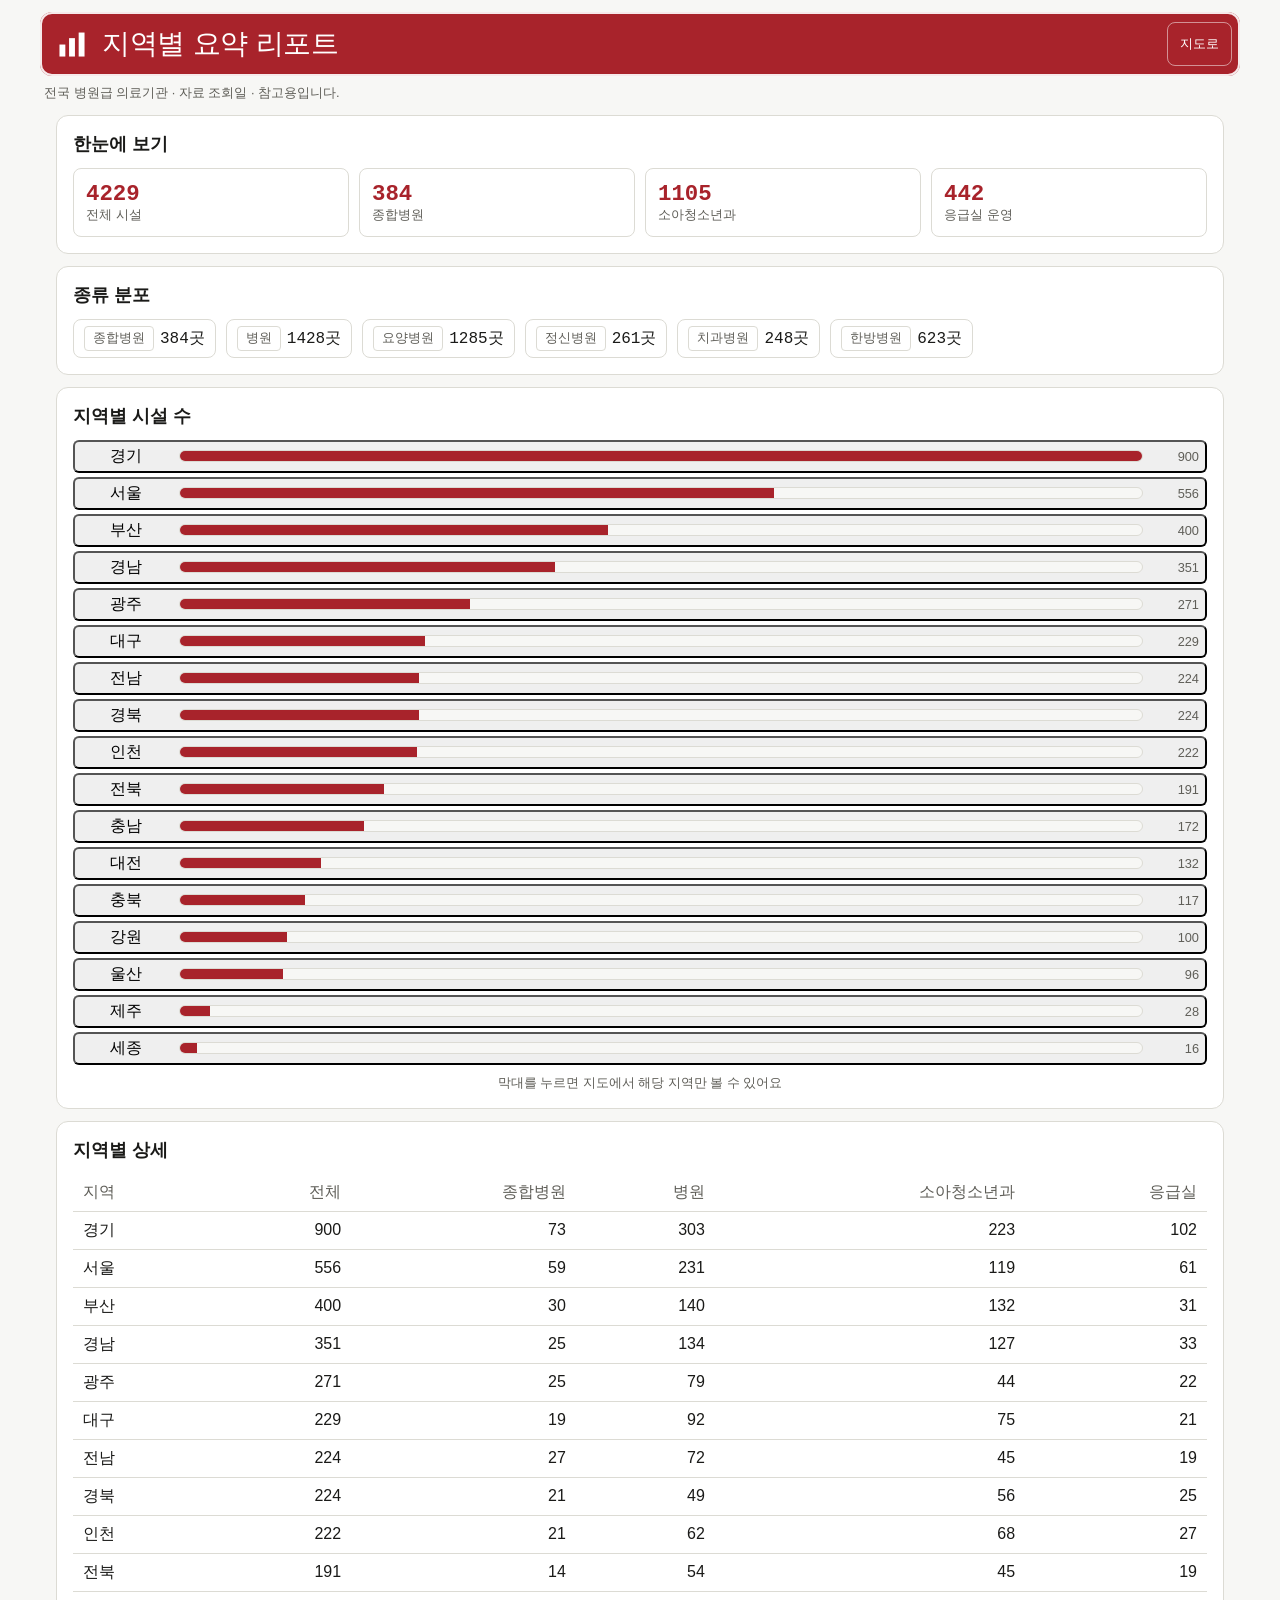
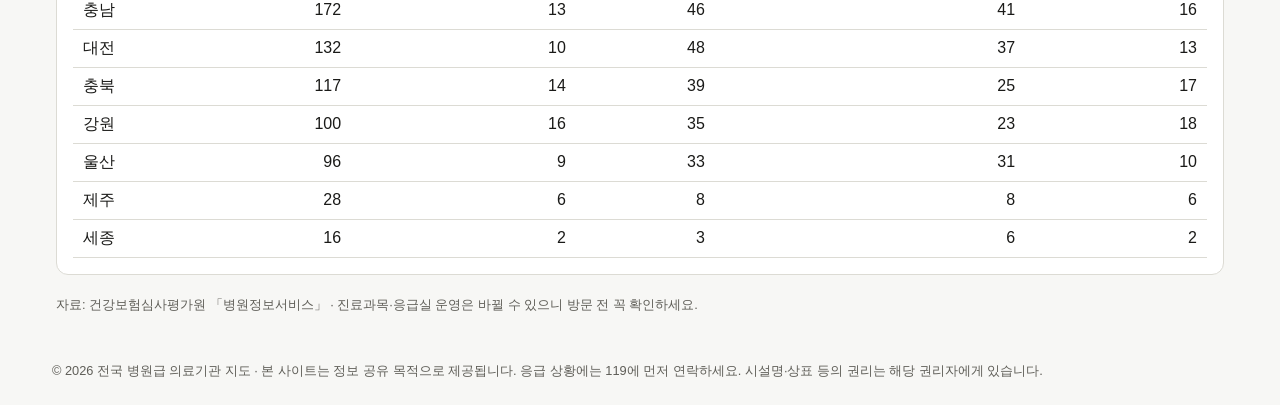
<file: report.html>
<!DOCTYPE html>
<html lang="ko">
<head>
<meta charset="UTF-8">
<meta name="viewport" content="width=device-width, initial-scale=1.0, viewport-fit=cover">
<meta http-equiv="Content-Security-Policy" content="default-src 'self'; script-src 'self'; style-src 'self' 'unsafe-inline' https://fonts.googleapis.com; font-src https://fonts.gstatic.com; img-src 'self' data:; connect-src 'self'; object-src 'none'; base-uri 'self'; form-action 'none'">
<title>지역별 요약 리포트</title>
<meta name="description" content="전국 병원급 이상 의료기관 지역별 현황 요약 리포트">
<meta name="theme-color" content="#A8232B">
<link rel="manifest" href="manifest.json">
<link rel="icon" type="image/png" sizes="512x512" href="assets/icons/app-icon-512.png">
<link rel="apple-touch-icon" sizes="180x180" href="assets/icons/app-icon-apple-180.png">
<meta name="apple-mobile-web-app-capable" content="yes">
<meta name="apple-mobile-web-app-status-bar-style" content="default">
<meta name="apple-mobile-web-app-title" content="병원 지도">
<link rel="stylesheet" href="assets/css/style.css">
</head>
<body>

<header class="app-header">
  <div class="header-inner">
    <svg class="sign-mark" viewBox="0 0 24 24" aria-hidden="true" focusable="false"><rect x="2.6" y="12.4" width="4.4" height="9"/><rect x="9.8" y="7.6" width="4.4" height="13.8"/><rect x="17" y="3.4" width="4.4" height="18"/></svg>
    <div class="sign-text">
      <h1 class="app-title">지역별 요약 리포트</h1>
    </div>
    <a class="report-btn" href="index.html">지도로</a>
  </div>
  <p class="app-notice">전국 병원급 의료기관 · 자료 조회일 <span id="surveyDate"></span> · 참고용입니다.</p>
</header>

<main class="container report-page">

  <!-- 핵심 지표 -->
  <section class="panel">
    <h2 class="report-section-title">한눈에 보기</h2>
    <div class="stat-tiles" id="statTiles"></div>
  </section>

  <!-- 종류 분포 -->
  <section class="panel">
    <h2 class="report-section-title">종류 분포</h2>
    <div class="status-chips" id="kindChips"></div>
  </section>

  <!-- 지역별 시설 수 -->
  <section class="panel">
    <h2 class="report-section-title">지역별 시설 수</h2>
    <div class="district-bars" id="regionBars"></div>
    <p class="dash-hint">막대를 누르면 지도에서 해당 지역만 볼 수 있어요</p>
  </section>

  <!-- 지역별 상세 표 -->
  <section class="panel">
    <h2 class="report-section-title">지역별 상세</h2>
    <div class="table-wrap">
      <table class="report-table" id="reportTable">
        <thead>
          <tr>
            <th>지역</th><th>전체</th><th>종합병원</th><th>병원</th><th>소아청소년과</th><th>응급실</th>
          </tr>
        </thead>
        <tbody></tbody>
      </table>
    </div>
  </section>

  <footer class="app-footer">
    <p>자료: 건강보험심사평가원 「병원정보서비스」 · 진료과목·응급실 운영은 바뀔 수 있으니 방문 전 꼭 확인하세요.</p>
  </footer>
</main>

<div class="site-notice" role="note">
  © 2026 전국 병원급 의료기관 지도 · 본 사이트는 정보 공유 목적으로 제공됩니다. 응급 상황에는 119에 먼저 연락하세요. 시설명·상표 등의 권리는 해당 권리자에게 있습니다.
</div>

<script src="assets/js/data.js"></script>
<script src="assets/js/report.js"></script>
</body>
</html>
</file>
<file: assets/css/style.css>
@import url('https://fonts.googleapis.com/css2?family=Do+Hyeon&family=IBM+Plex+Sans+KR:wght@400;500;600&family=JetBrains+Mono:wght@500;700&display=swap');

/* ============================================================
   공공 안내 표지 체계 — 다있맵(daitmap) 지도 PWA 공용
   면색 1개가 앱을 구분하고, 나머지는 전부 조용하게 둔다.
   그림자로 띄우지 않는다. 판은 면색과 1px 괘선으로 만든다.
   ============================================================ */

:root {
  /* 면색 — 앱마다 이 세 줄만 다르다.
     규칙 이탈 — 표지규칙상 병원은 청색이나 voucher_map 과 충돌해 응급의료 표식 색을 쓴다. */
  --sign: #A8232B;
  --sign-ink: #FFFFFF;
  --sign-wash: #F5E9EA;      /* 면색의 아주 옅은 톤 — hover/선택 바닥 */

  /* 중립 — 7개 앱 공통 */
  --bg: #F7F7F5;
  --panel: #FFFFFF;
  --ink: #1A1A18;
  --ink-muted: #5F5E58;
  --line: #DCDBD4;

  /* 정보를 나르는 색만 남긴다 */
  --free: #176B5B;
  --paid: #8A4B12;

  /* 지도 마커·범례 — 면색 계열에서 명도와 색상으로 갈라낸다.
     app.js 의 KIND_ORDER 순서와 1:1로 대응한다. 색값은 디자인 시스템이 소유한다. */
  --kind-1: #A8232B;   /* 종합병원 */
  --kind-2: #D98A6B;   /* 병원 */
  --kind-3: #5C7A8A;   /* 요양병원 */
  --kind-4: #7A5C8A;   /* 정신병원 */
  --kind-5: #3F7A6B;   /* 치과병원 */
  --kind-6: #8A7A3F;   /* 한방병원 */

  /* 1.250 (Major Third) — 이 여섯 단계 밖의 크기를 쓰지 않는다 */
  --fs-xxl: 2.19rem;
  --fs-xl:  1.75rem;
  --fs-l:   1.40rem;
  --fs-m:   1.12rem;
  --fs-base: 1rem;
  --fs-s:   0.80rem;

  --tap: 44px;               /* 최소 터치 타깃 */
  --radius-panel: 12px;
  --radius-card: 10px;

  accent-color: var(--sign);
  caret-color: var(--sign);
  scrollbar-color: var(--line) transparent;
  color-scheme: light;
}

* { margin: 0; padding: 0; box-sizing: border-box; }

body {
  font-family: 'IBM Plex Sans KR', -apple-system, BlinkMacSystemFont, 'Segoe UI', sans-serif;
  background: var(--bg);
  color: var(--ink);
  min-height: 100vh;
  -webkit-text-size-adjust: 100%;
}

/* 우리가 그리지 않은 브라우저 표면도 디자인에 포함된다 */
::selection { background: var(--sign); color: var(--sign-ink); }
::-webkit-scrollbar { width: 10px; height: 10px; }
::-webkit-scrollbar-thumb { background: var(--line); border-radius: 999px; }
::-webkit-scrollbar-track { background: transparent; }

:where(a, button, input, select, [tabindex]):focus-visible {
  outline: 2px solid var(--sign);
  outline-offset: 2px;
  border-radius: 4px;
}

/* 수치는 표지판의 거리 표기처럼 자리를 지킨다 */
.num {
  font-family: 'JetBrains Mono', ui-monospace, monospace;
  font-variant-numeric: tabular-nums;
  font-weight: 700;
}

/* ---------- 헤더: 표지판 ---------- */
.app-header {
  padding: max(12px, env(safe-area-inset-top)) 12px 0;
}

.header-inner {
  position: relative;
  max-width: 1200px;
  margin: 0 auto;
  display: flex;
  align-items: center;
  gap: 12px;
  min-height: 52px;
  padding: 8px 56px 8px 12px;   /* 우측은 링크복사 버튼 자리 */
  background: var(--sign);
  color: var(--sign-ink);
  border-radius: var(--radius-panel);
  box-shadow: inset 0 0 0 2px rgba(255, 255, 255, .9);
}

.sign-mark {
  flex: 0 0 auto;
  width: 26px;
  height: 26px;
  fill: currentColor;
}

.sign-text { flex: 1; min-width: 0; }

.app-title {
  font-family: 'Do Hyeon', 'IBM Plex Sans KR', sans-serif;
  font-size: var(--fs-l);
  font-weight: 400;
  line-height: 1.15;
  letter-spacing: -0.01em;
  color: var(--sign-ink);
  /* 표지판은 이름을 줄이지 않는다. 좁으면 어절 단위로 두 줄이 된다. */
  word-break: keep-all;
  text-wrap: balance;
}

.sign-count {
  flex: 0 0 auto;
  display: flex;
  align-items: baseline;
  gap: 2px;
  color: var(--sign-ink);
}
.sign-count .num { font-size: var(--fs-l); }
.sign-count .unit { font-size: var(--fs-s); opacity: .8; }

.app-notice {
  max-width: 1200px;
  margin: 8px auto 0;
  padding: 0 4px;
  font-size: var(--fs-s);
  line-height: 1.45;
  color: var(--ink-muted);
}

.share-link-btn {
  position: absolute;
  top: 50%;
  right: 4px;
  transform: translateY(-50%);
  width: var(--tap);
  height: var(--tap);
  display: flex;
  align-items: center;
  justify-content: center;
  border: none;
  border-radius: 8px;
  background: transparent;
  color: var(--sign-ink);
  line-height: 1;
  cursor: pointer;
}
.share-link-btn:active { background: rgba(255, 255, 255, .16); }

.share-link-toast {
  position: absolute;
  right: 4px;
  top: calc(100% + 6px);
  z-index: 5;
  padding: 6px 12px;
  border-radius: 6px;
  background: var(--ink);
  color: #fff;
  font-size: var(--fs-s);
  font-weight: 500;
  white-space: nowrap;
}

/* ---------- 레이아웃 ---------- */
.container {
  max-width: 1200px;
  margin: 0 auto;
  padding: 12px 12px max(32px, env(safe-area-inset-bottom));
}

.panel {
  background: var(--panel);
  border: 1px solid var(--line);
  border-radius: var(--radius-panel);
  padding: 12px;
  margin-bottom: 12px;
}

.report-btn {
  position: absolute;
  top: 50%;
  right: 8px;
  transform: translateY(-50%);
  min-height: var(--tap);
  display: inline-flex;
  align-items: center;
  padding: 0 12px;
  font-size: var(--fs-s);
  text-decoration: none;
  color: var(--sign-ink);
  border: 1px solid rgba(255, 255, 255, .5);
  border-radius: 8px;
}

/* ---------- 필터 ---------- */
.filter-bar { position: sticky; top: 8px; z-index: 900; }

.filter-row {
  display: flex;
  flex-wrap: wrap;
  align-items: center;
  gap: 8px;
  margin-bottom: 8px;
}
.filter-row:last-child { margin-bottom: 0; }

.filter-label {
  width: 100%;
  font-size: var(--fs-s);
  font-weight: 500;
  color: var(--ink-muted);
}

/* 모바일에서는 검색이 한 줄을 다 쓴다. 시군구·필터는 다음 줄로 내려간다. */
.search-row { gap: 8px; }
.search-box { flex: 1 1 100%; min-width: 0; }

/* 아이콘 — 컨트롤은 전부 같은 선 굵기로 그린다.
   헤더의 표지판 픽토그램만 면으로 채운 별개 계열이다. */
.ico {
  width: 20px;
  height: 20px;
  fill: none;
  stroke: currentColor;
  stroke-width: 1.8;
  stroke-linecap: round;
  stroke-linejoin: round;
  pointer-events: none;   /* 클릭 판정이 늘 버튼에 잡히도록 */
}

/* font-size 는 16px 아래로 내리지 않는다 — iOS 가 포커스 시 페이지를 확대한다 */
.search-box input,
.district-select {
  width: 100%;
  min-height: var(--tap);
  padding: 8px 12px;
  border: 1px solid var(--line);
  border-radius: 8px;
  background: var(--panel);
  font-family: inherit;
  font-size: var(--fs-base);
  color: var(--ink);
  outline: none;
}
.search-box input::placeholder { color: var(--ink-muted); }
.search-box input:focus,
.district-select:focus { border-color: var(--sign); }

/* min-width:0 이 없으면 select 가 가장 긴 옵션 텍스트만큼 벌어져
   좁은 화면에서 옆 버튼을 다음 줄로 밀어낸다. */
.district-select { flex: 1; width: auto; min-width: 0; max-width: none; cursor: pointer; }

.filter-collapse-btn {
  flex: 0 0 var(--tap);
  width: var(--tap);
  min-height: var(--tap);
  border: 1px solid var(--line);
  border-radius: 8px;
  background: var(--panel);
  color: var(--ink-muted);
  cursor: pointer;
}
.filter-collapse-btn[aria-expanded="true"] {
  background: var(--sign);
  border-color: var(--sign);
  color: var(--sign-ink);
}
.filter-collapse-btn .ico { transition: transform .18s ease; }
.filter-collapse-btn[aria-expanded="true"] .ico { transform: rotate(180deg); }
.filter-groups[hidden] { display: none; }

.pill {
  min-height: var(--tap);
  display: inline-flex;
  align-items: center;
  padding: 0 14px;
  border: 1px solid var(--line);
  border-radius: 999px;
  background: var(--panel);
  font-family: inherit;
  font-size: var(--fs-base);
  color: var(--ink);
  cursor: pointer;
}
.pill.active {
  background: var(--sign);
  border-color: var(--sign);
  color: var(--sign-ink);
}
.pill.reset { color: var(--ink-muted); }

.result-count-row {
  display: flex;
  align-items: center;
  flex-wrap: wrap;
  gap: 8px;
  margin-top: 10px;
}
.result-count {
  margin-left: auto;
  font-size: var(--fs-s);
  color: var(--ink-muted);
}

/* 시각적으로는 작게, 히트 영역은 44px */
.view-toggle {
  display: inline-flex;
  border: 1px solid var(--line);
  border-radius: 999px;
  overflow: hidden;
  background: var(--panel);
}
.view-toggle .pill { border: none; border-radius: 0; }
.view-toggle .pill + .pill { box-shadow: inset 1px 0 0 var(--line); }
.pill-sm,
.result-count-row .pill {
  min-height: var(--tap);
  padding: 0 12px;
  font-size: var(--fs-s);
}

/* ---------- 지도 + 목록 ---------- */
.content-grid {
  display: grid;
  grid-template-columns: 1fr;
  gap: 12px;
  align-items: start;
}
.content-grid.view-map .list-pane { display: none; }
.content-grid.view-list .map-pane { display: none; }

.map-pane {
  position: relative;
  border: 1px solid var(--line);
  border-radius: var(--radius-panel);
  overflow: hidden;
  background: var(--panel);
}
#map { height: 62dvh; min-height: 320px; }

.map-legend {
  position: absolute;
  bottom: 10px;
  left: 10px;
  z-index: 800;
  display: flex;
  gap: 10px;
  align-items: center;
  flex-wrap: wrap;
  max-width: calc(100% - 20px);
  padding: 7px 10px;
  border: 1px solid var(--line);
  border-radius: 8px;
  background: rgba(255, 255, 255, .94);
  font-size: var(--fs-s);
  color: var(--ink);
}
.legend-dot {
  display: inline-block;
  width: 10px;
  height: 10px;
  border-radius: 50%;
  background: var(--sign);   /* 지도 범례는 인라인 KIND_COLOR 가 덮어쓴다 */
  border: 1.5px solid #fff;
  outline: 1px solid rgba(0, 0, 0, .18);
  vertical-align: -1px;
  margin-right: 3px;
}

/* Leaflet 팝업 */
.leaflet-popup-content-wrapper {
  border-radius: var(--radius-card);
  font-family: 'IBM Plex Sans KR', sans-serif;
}
.popup-name { font-size: var(--fs-m); font-weight: 600; color: var(--ink); margin-bottom: 3px; }
.popup-meta { font-size: var(--fs-s); color: var(--ink-muted); margin-bottom: 8px; }
.popup-btn {
  min-height: var(--tap);
  padding: 0 14px;
  border: none;
  border-radius: 8px;
  background: var(--sign);
  color: var(--sign-ink);
  font-family: inherit;
  font-size: var(--fs-s);
  cursor: pointer;
}

/* ---------- 카드 ---------- */
.card-grid {
  display: grid;
  grid-template-columns: 1fr;
  gap: 10px;
}

.facility-card {
  display: flex;
  flex-direction: column;
  background: var(--panel);
  border: 1px solid var(--line);
  border-radius: var(--radius-card);
  overflow: hidden;
  cursor: pointer;
}

.card-body {
  display: flex;
  flex-direction: column;
  gap: 7px;
  flex: 1;
  padding: 12px;
}
.card-title-row {
  display: flex;
  align-items: flex-start;
  justify-content: space-between;
  gap: 8px;
}
.card-name {
  flex: 1;
  min-width: 0;
  font-size: var(--fs-l);
  font-weight: 600;
  line-height: 1.3;
  color: var(--ink);
}

.fav-btn {
  flex: 0 0 auto;
  width: var(--tap);
  height: var(--tap);
  margin: -10px -8px -10px 0;   /* 시각 크기는 그대로, 히트 영역만 확보 */
  display: flex;
  align-items: center;
  justify-content: center;
  border: none;
  background: none;
  color: var(--ink-muted);
  cursor: pointer;
}
.fav-btn.on { color: var(--sign); }
.fav-btn.on .ico { fill: currentColor; }

.card-tags { display: flex; flex-wrap: wrap; gap: 5px; }

/* 기본 태그는 무채색. 정보를 나르는 것만 색을 갖는다. */
.tag {
  padding: 3px 8px;
  border: 1px solid var(--line);
  border-radius: 4px;
  background: var(--panel);
  font-size: var(--fs-s);
  font-weight: 500;
  color: var(--ink-muted);
  white-space: nowrap;
}
.tag.district { color: var(--ink); }
/* 부모가 스캔하는 것은 "무료"다. 무료만 면 채움, 유료는 외곽선 + 굵기.
   유료까지 채우면 면색이 카드로 새어 "면색은 표지판·활성 필터·마커에만" 규칙이 깨진다. */
.tag.free, .tag.paid { font-weight: 600; }
.tag.free { background: var(--free); border-color: var(--free); color: #fff; }
.tag.paid { border-color: var(--paid); color: var(--paid); }

.card-info {
  font-size: var(--fs-base);
  line-height: 1.5;
  color: var(--ink-muted);
}

.card-locate {
  align-self: flex-start;
  min-height: var(--tap);
  display: inline-flex;
  align-items: center;
  padding: 0 12px;
  border: 1px solid var(--line);
  border-radius: 8px;
  background: var(--panel);
  font-family: inherit;
  font-size: var(--fs-s);
  color: var(--ink);
  cursor: pointer;
}

.empty-state {
  padding: 48px 16px;
  text-align: center;
  color: var(--ink-muted);
  line-height: 1.7;
}

/* ---------- 모달: 모바일은 바텀시트 ---------- */
.modal-overlay {
  position: fixed;
  inset: 0;
  z-index: 2000;
  display: flex;
  align-items: flex-end;
  justify-content: center;
  background: rgba(26, 26, 24, .45);
}
.modal-overlay[hidden] { display: none; }

.modal-card {
  position: relative;
  width: 100%;
  max-height: 88dvh;
  overflow-y: auto;
  padding: 20px 16px max(20px, env(safe-area-inset-bottom));
  background: var(--panel);
  border-radius: 16px 16px 0 0;
  animation: sheetUp .22s cubic-bezier(.2, .7, .3, 1);
}
/* 그랩 핸들 */
.modal-card::before {
  content: "";
  display: block;
  width: 40px;
  height: 4px;
  margin: -8px auto 12px;
  border-radius: 999px;
  background: var(--line);
}
@keyframes sheetUp {
  from { transform: translateY(16px); opacity: 0; }
  to   { transform: translateY(0);    opacity: 1; }
}

.modal-close {
  position: absolute;
  top: 8px;
  right: 8px;
  width: var(--tap);
  height: var(--tap);
  border: none;
  border-radius: 8px;
  background: transparent;
  color: var(--ink-muted);
  cursor: pointer;
}

.modal-title {
  font-size: var(--fs-l);
  font-weight: 600;
  line-height: 1.3;
  margin: 0 40px 8px 0;
  color: var(--ink);
}
.modal-tags { display: flex; flex-wrap: wrap; gap: 5px; margin-bottom: 14px; }

.modal-intro {
  padding: 10px 12px;
  margin-bottom: 14px;
  border: 1px solid var(--line);
  border-radius: 8px;
  background: var(--bg);
  font-size: var(--fs-base);
  line-height: 1.6;
  color: var(--ink-muted);
}

.detail-list { display: flex; flex-direction: column; margin-bottom: 18px; }
.detail-item {
  display: grid;
  grid-template-columns: 84px 1fr;
  gap: 10px;
  padding: 9px 0;
  border-bottom: 1px solid var(--line);
  font-size: var(--fs-base);
  line-height: 1.5;
}
.detail-item:last-child { border-bottom: none; }
.detail-item .k { color: var(--ink-muted); }
.detail-item .v { color: var(--ink); word-break: break-word; }

.modal-links { display: flex; flex-wrap: wrap; gap: 8px; }
.link-btn {
  flex: 1;
  min-width: 120px;
  min-height: var(--tap);
  display: inline-flex;
  align-items: center;
  justify-content: center;
  padding: 0 16px;
  border: 1px solid var(--line);
  border-radius: 8px;
  background: var(--panel);
  font-family: inherit;
  font-size: var(--fs-base);
  color: var(--ink);
  text-decoration: none;
  cursor: pointer;
}
.link-btn.map {
  background: var(--sign);
  border-color: var(--sign);
  color: var(--sign-ink);
}

/* ---------- 푸터 ---------- */
.app-footer {
  margin-top: 20px;
  font-size: var(--fs-s);
  line-height: 1.6;
  color: var(--ink-muted);
}
.site-notice {
  max-width: 1200px;
  margin: 0 auto;
  padding: 14px 12px max(24px, env(safe-area-inset-bottom));
  font-size: var(--fs-s);
  line-height: 1.6;
  color: var(--ink-muted);
}

/* ---------- 리포트 페이지 ---------- */
.report-page .panel { padding: 16px; }
.report-section-title {
  font-size: var(--fs-m);
  font-weight: 600;
  margin-bottom: 12px;
  color: var(--ink);
}
.status-chips { display: flex; flex-wrap: wrap; gap: 10px; }
.status-chip {
  display: flex;
  align-items: center;
  gap: 6px;
  padding: 6px 10px;
  border: 1px solid var(--line);
  border-radius: 8px;
}
.status-chip .tag { font-size: var(--fs-s); }
.chip-num {
  font-family: 'JetBrains Mono', ui-monospace, monospace;
  font-variant-numeric: tabular-nums;
  font-size: var(--fs-base);
  color: var(--ink);
}
.table-wrap { overflow-x: auto; }
.report-table {
  width: 100%;
  border-collapse: collapse;
  font-size: var(--fs-base);
  font-variant-numeric: tabular-nums;
}
.report-table th {
  padding: 8px 10px;
  border-bottom: 1px solid var(--line);
  color: var(--ink-muted);
  font-weight: 500;
  text-align: left;
}
.report-table td {
  padding: 8px 10px;
  border-bottom: 1px solid var(--line);
  color: var(--ink);
}
.report-table td:not(:first-child),
.report-table th:not(:first-child) { text-align: right; }
.report-table tr:hover td { background: var(--sign-wash); }
.report-table .legend-dot { margin-right: 6px; }

.stat-tiles {
  display: grid;
  grid-template-columns: repeat(auto-fit, minmax(130px, 1fr));
  gap: 10px;
}
.stat-tile {
  padding: 12px;
  border: 1px solid var(--line);
  border-radius: 8px;
}
.stat-tile .num {
  display: block;
  font-size: var(--fs-l);
  color: var(--sign);
}
.stat-tile .lbl { font-size: var(--fs-s); color: var(--ink-muted); }

.district-bars { display: flex; flex-direction: column; gap: 4px; }
.dbar {
  display: grid;
  grid-template-columns: 90px 1fr 48px;
  gap: 8px;
  align-items: center;
  padding: 4px 6px;
  border-radius: 6px;
  font-size: var(--fs-base);
}
.dbar:hover, .dbar.active { background: var(--sign-wash); }
.dbar .track {
  display: block;
  height: 12px;
  border-radius: 999px;
  background: var(--bg);
  border: 1px solid var(--line);
  overflow: hidden;
}
.dbar .fill { display: block; height: 100%; background: var(--sign); }
.dbar .cnt {
  text-align: right;
  font-variant-numeric: tabular-nums;
  color: var(--ink-muted);
  font-size: var(--fs-s);
}
.dash-hint {
  margin-top: 10px;
  text-align: center;
  font-size: var(--fs-s);
  color: var(--ink-muted);
}

/* ---------- 독도 ----------
   배경 지도의 표기에 기대지 않고 늘 같은 자리에 이름을 둔다. */
.dokdo-label {
  background: transparent;
  border: none;
  box-shadow: none;
  padding: 0;
  color: #2f2e2b;
  font-size: 11.5px;
  font-weight: 700;
  white-space: nowrap;
  text-shadow: 0 0 3px #fff, 0 0 3px #fff, 0 0 3px #fff;
}
.dokdo-label.leaflet-tooltip-right::before,
.dokdo-label.leaflet-tooltip-left::before { display: none; }

/* ============================================================
   ≥640px
   ============================================================ */
@media (min-width: 640px) {
  .search-box { flex: 1 1 220px; }
  .district-select { flex: 0 1 240px; }
  .app-header { padding-left: 16px; padding-right: 16px; }
  .container { padding-left: 16px; padding-right: 16px; }
  .header-inner {
    min-height: 64px;
    padding: 10px 60px 10px 16px;
    gap: 14px;
  }
  .sign-mark { width: 32px; height: 32px; }
  .app-title { font-size: var(--fs-xl); }
  .sign-count .num { font-size: var(--fs-xl); }
  .panel { padding: 14px; }
  .card-grid { grid-template-columns: repeat(auto-fill, minmax(240px, 1fr)); gap: 12px; }
  .district-select { max-width: 240px; }

  /* 데스크톱 폭에서는 가운데 카드 모달로 되돌린다 */
  .modal-overlay { align-items: center; padding: 24px; }
  .modal-card {
    max-width: 520px;
    max-height: 85dvh;
    padding: 24px;
    border-radius: var(--radius-panel);
  }
  .modal-card::before { display: none; }
  .modal-close { top: 12px; right: 12px; }
  .modal-links .link-btn { flex: 0 1 auto; }
}

/* ============================================================
   ≥901px — 지도와 목록을 나란히
   ============================================================ */
@media (min-width: 901px) {
  .content-grid { grid-template-columns: 55% 1fr; gap: 16px; }
  .content-grid.view-map .list-pane,
  .content-grid.view-list .map-pane { display: block; }
  .map-pane { position: sticky; top: 16px; }
  #map { height: calc(100dvh - 140px); min-height: 420px; }
  .view-toggle { display: none; }
  .filter-label { width: auto; min-width: 56px; }
  .search-row { flex-wrap: wrap; }
}

/* 포인터가 있는 기기에서만 hover 를 준다 — 터치에서는 탭 뒤 상태가 고착된다 */
@media (hover: hover) {
  .facility-card:hover { border-color: var(--sign); background: var(--sign-wash); }
  .pill:not(.active):hover { border-color: var(--sign); }
  .card-locate:hover,
  .link-btn:hover,
  .filter-collapse-btn:hover { border-color: var(--sign); }
  .search-box input:hover,
  .district-select:hover { border-color: var(--ink-muted); }
}

/* 모션을 줄이려는 사용자에게도 "상태"는 보여야 한다.
   transition-duration 만 0 에 가깝게 낮추면 transition-property 가 all 인 채로 남아
   배경·테두리·transform 같은 상태 변화가 시작값에 고정돼 아예 렌더되지 않는다.
   전환 자체를 끄는 것이 맞다. */
@media (prefers-reduced-motion: reduce) {
  *, *::before, *::after {
    animation-duration: 1ms !important;
    animation-iteration-count: 1 !important;
    transition: none !important;
    scroll-behavior: auto !important;
  }
}

/* ---------- hospital_map 고유 ---------- */
.load-more-btn {
  display: block;
  width: 100%;
  min-height: var(--tap);
  margin-top: 14px;
  border: 1px solid var(--line);
  border-radius: 8px;
  background: var(--panel);
  font-family: inherit;
  font-size: var(--fs-base);
  color: var(--ink);
  cursor: pointer;
}
.load-more-btn[hidden] { display: none; }

/* ---------- 내 주변 (geo.js) ---------- */
/* 위치를 묻는 동안 — 브라우저 팝업이 떠 있는 시간이라 몇 초씩 걸린다.
   버튼이 눌리지 않는 이유를 색으로 알린다. */
.nearby-btn:disabled { opacity: .55; cursor: default; }

/* 거리는 내 주변 모드에서만 붙고, 그 화면에서 가장 먼저 읽는 값이다.
   면 채움은 무료 태그의 몫이므로 여기서는 옅은 톤으로 둔다. */
.tag.dist {
  border-color: var(--sign);
  background: var(--sign-wash);
  color: var(--sign);
  font-family: 'JetBrains Mono', ui-monospace, monospace;
  font-variant-numeric: tabular-nums;
  font-weight: 700;
}

/* 지도 위에 띄우지 않는다 — 모바일 기본이 목록 뷰라, 거기서 권한 안내를
   못 보면 사용자는 버튼이 고장 난 줄 안다. */
.nearby-notice {
  margin-top: 8px;
  font-size: var(--fs-s);
  line-height: 1.5;
  color: var(--ink-muted);
}
.nearby-notice[hidden] { display: none; }
</file>
